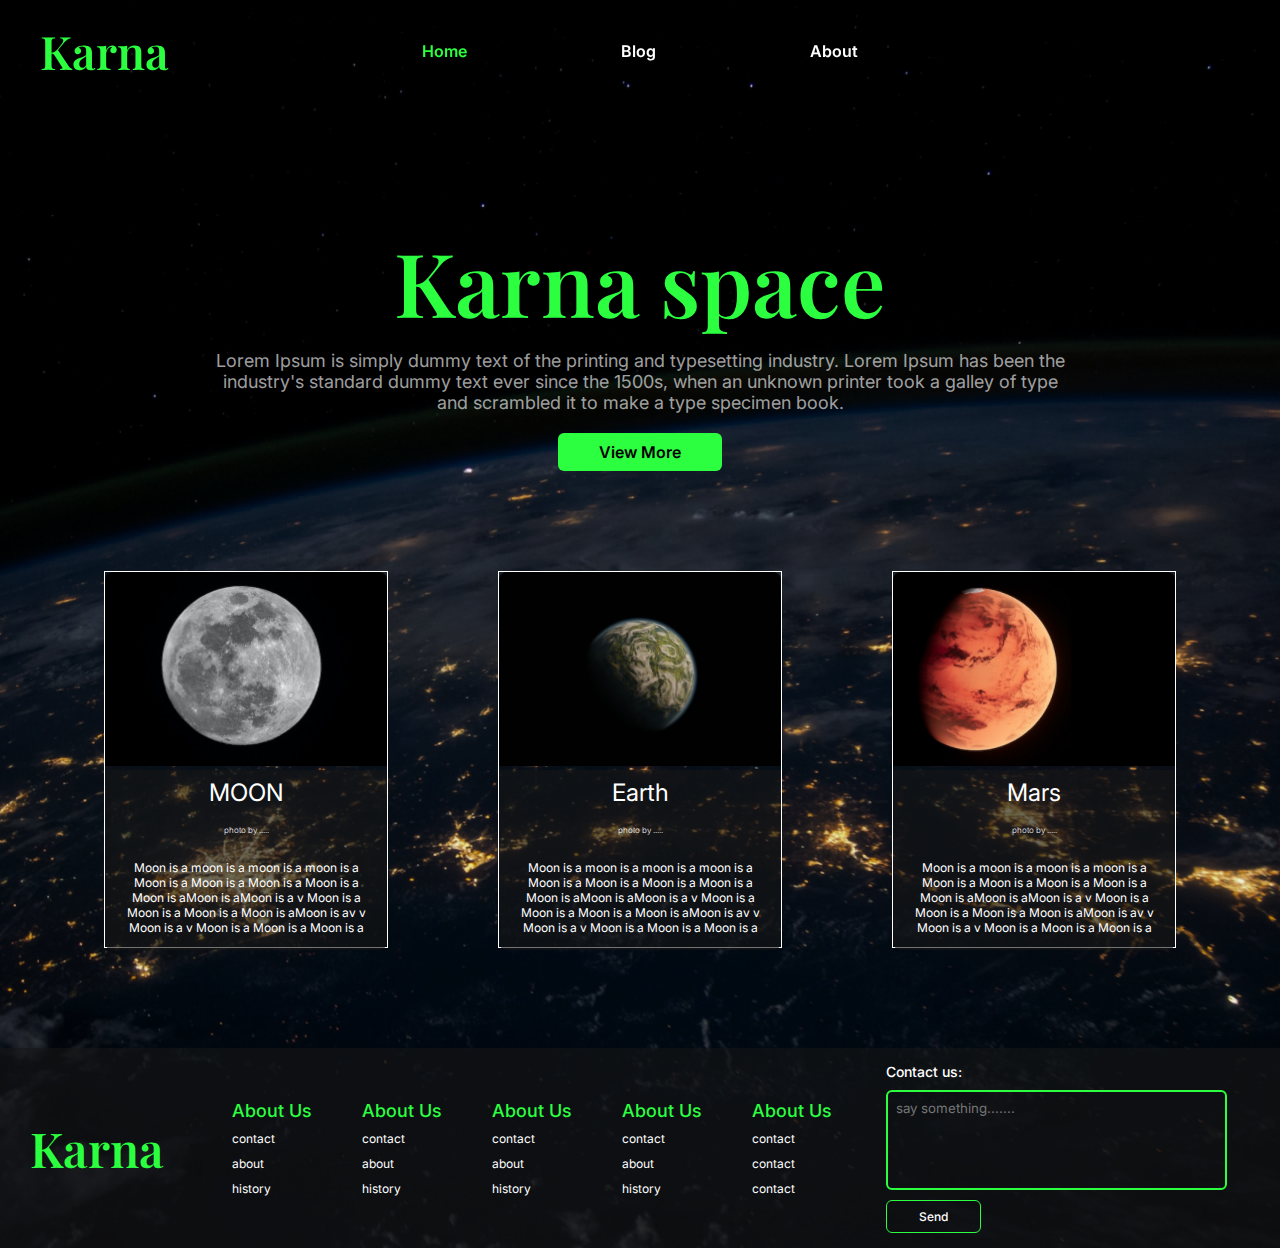
<file: index.html>
<!DOCTYPE html>
<html lang="en">
<head>
    <meta charset="UTF-8">
    <meta http-equiv="X-UA-Compatible" content="IE=edge">
    <meta name="viewport" content="width=device-width, initial-scale=1.0">

    <!-- my css -->
    <link rel="stylesheet" href="assets/css/style.css">
    <title>Karna Space</title>
</head>
<body>

    <div class="container">
        <header>
            <nav>
                <div class="logo">
                    <p>Karna</p>
                </div>

                <div class="nav-link">
                    <ul>
                        <li>
                            <a href="#" class="nav-active">Home</a>
                        </li>
                        <li>
                            <a href="./pages/blog.html">Blog</a>
                        </li>
                        <li>
                            <a href="#">About</a>
                        </li>
                    </ul>
                </div>
            </nav>
        </header>

        <main>
            <section class="content">
                <div class="text-content">
                    <p class="karna-space">Karna space</p>
                    <p class="description">Lorem Ipsum is simply dummy text of the printing and typesetting industry. Lorem Ipsum has been the industry's standard dummy text ever since the 1500s, when an unknown printer took a galley of type and scrambled it to make a type specimen book.</p>
                </div>
                
                <button>View More</button>
            </section>

            <section class="card">
                <div class="card-component">
                    <img src="assets/photos/moon.png" alt="">
                    <div class="card-body">
                        <p class="title">MOON</p>
                        <small>photo by .....</small>
                        <p>Moon is a moon is a moon is a moon is a Moon is a Moon is a Moon is a Moon is a Moon is aMoon is aMoon is a  v Moon is a Moon is a Moon is a Moon is aMoon is av v Moon is a v Moon is a Moon is a Moon is a</p>
                    </div>
                </div>
                <div class="card-component">
                    <img src="assets/photos/earth.png" alt="">
                    <div class="card-body">
                        <p class="title">Earth</p>
                        <small>photo by .....</small>
                        <p>Moon is a moon is a moon is a moon is a Moon is a Moon is a Moon is a Moon is a Moon is aMoon is aMoon is a  v Moon is a Moon is a Moon is a Moon is aMoon is av v Moon is a v Moon is a Moon is a Moon is a</p>
                    </div>
                </div>
                <div class="card-component">
                    <img src="assets/photos/mars.png" alt="">
                    <div class="card-body">
                        <p class="title">Mars</p>
                        <small>photo by .....</small>
                        <p>Moon is a moon is a moon is a moon is a Moon is a Moon is a Moon is a Moon is a Moon is aMoon is aMoon is a  v Moon is a Moon is a Moon is a Moon is aMoon is av v Moon is a v Moon is a Moon is a Moon is a</p>
                    </div>
                </div>
            </section>
        </main>
 
        <footer>
            <div class="badge">
                <p>Karna</p>
            </div>

            <div class="link-footer-wrapper">
                <div class="link-footer">
                    <p>About Us</p>
                    <div class="nav-footer">
                        <a href="#">contact</a>
                        <a href="#">about</a>
                        <a href="#">history</a>
                    </div>                  
                </div>

                <div class="link-footer">
                    <p>About Us</p>
                    <div class="nav-footer">
                        <a href="#">contact</a>
                        <a href="#">about</a>
                        <a href="#">history</a>
                    </div>                  
                </div>

                <div class="link-footer">
                    <p>About Us</p>
                    <div class="nav-footer">
                        <a href="#">contact</a>
                        <a href="#">about</a>
                        <a href="#">history</a>
                    </div>                  
                </div>

                <div class="link-footer">
                    <p>About Us</p>
                    <div class="nav-footer">
                        <a href="#">contact</a>
                        <a href="#">about</a>
                        <a href="#">history</a>
                    </div>                  
                </div>

                <div class="link-footer">
                    <p>About Us</p>
                    <div class="nav-footer">
                        <a href="#">contact</a>
                        <a href="#">contact</a>
                        <a href="#">contact</a>
                    </div>                  
                </div>
            </div>

            <div class="contact">
                <form action="">
                    <label for="textarea">Contact us:</label>
                    <textarea name="textarea" id="textarea" cols="40" rows="5" placeholder="say something......."></textarea>
                    <button>Send</button>
                </form>
            </div>
        </footer>
    </div>

</body>
</html>
</file>
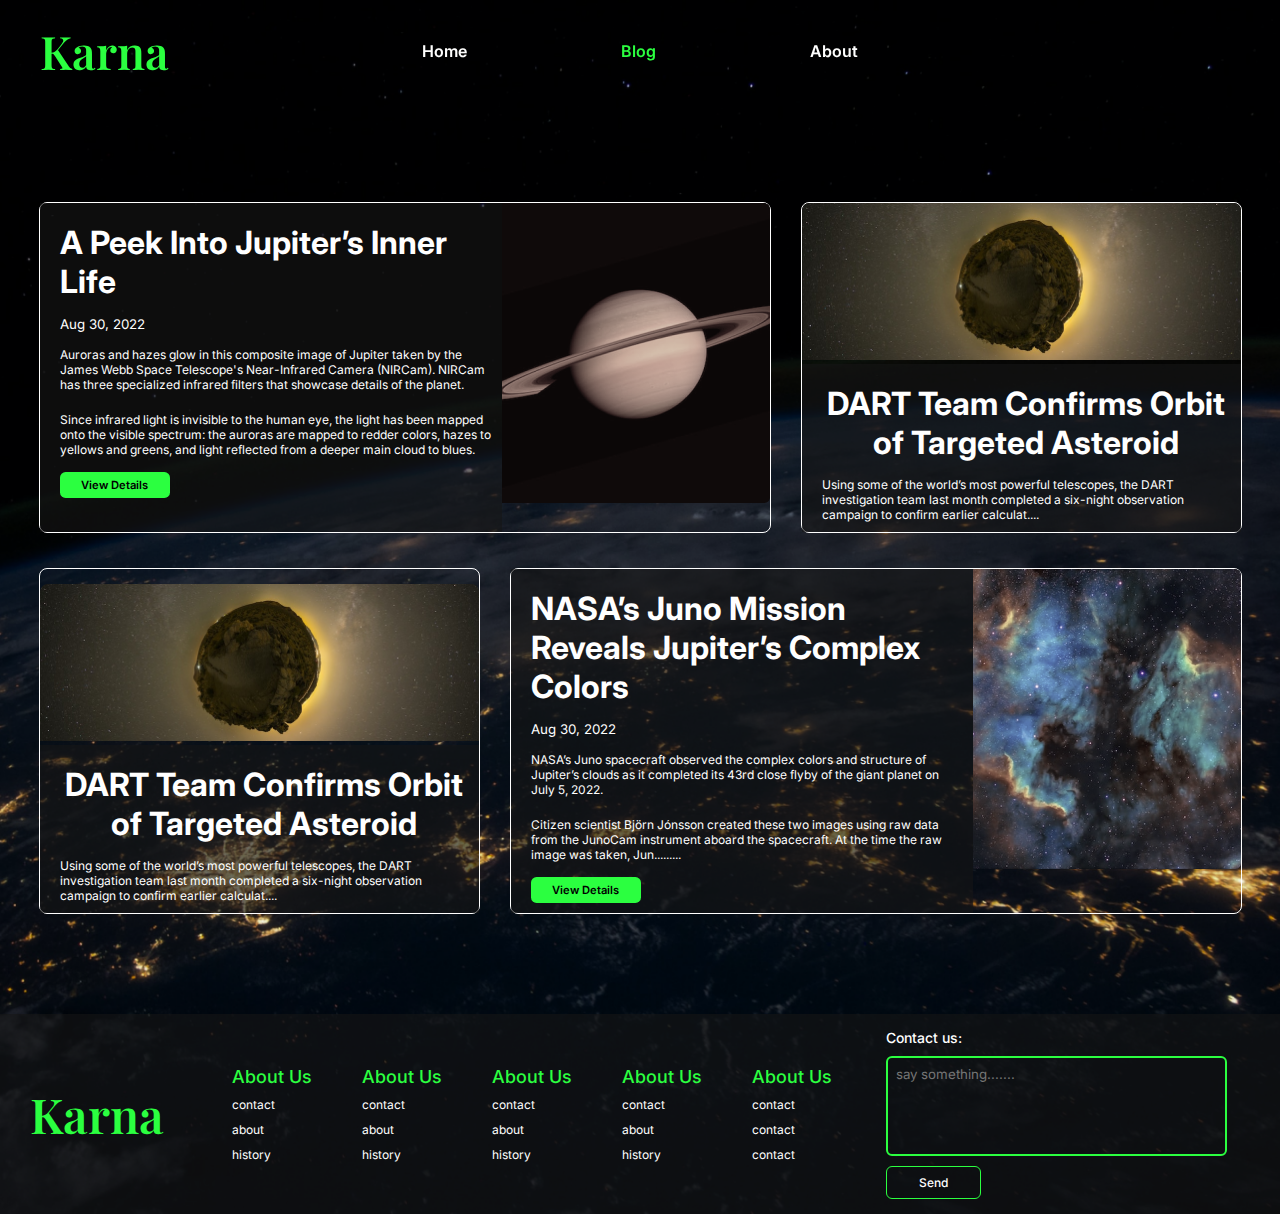
<file: pages/blog.html>
<!DOCTYPE html>
<html lang="en">
<head>
    <meta charset="UTF-8">
    <meta http-equiv="X-UA-Compatible" content="IE=edge">
    <meta name="viewport" content="width=device-width, initial-scale=1.0">

    <!-- my css -->
    <link rel="stylesheet" href="../assets/css/style.css">
    <title>Karna Space</title>
</head>
<body>

    <div class="container">
        <header>
            <nav>
                <div class="logo">
                    <p>Karna</p>
                </div>

                <div class="nav-link">
                    <ul>
                        <li>
                            <a href="../index.html">Home</a>
                        </li>
                        <li>
                            <a href="#" class="nav-active">Blog</a>
                        </li>
                        <li>
                            <a href="#">About</a>
                        </li>
                    </ul>
                </div>
            </nav>
        </header>

        <main>

            <section class="blog">
                <div class="blog-component">
                    <div class="body-blog">
                        <h1>A Peek Into Jupiter’s Inner Life</h1>
                        <small>Aug 30, 2022</small>
                        <div class="blog-paragraf">
                            <p>
                                Auroras and hazes glow in this composite image of Jupiter taken by the James Webb Space Telescope's Near-Infrared Camera (NIRCam). NIRCam has three specialized infrared filters that showcase details of the planet.
                            </p>

                            <p>
                                Since infrared light is invisible to the human eye, the light has been mapped onto the visible spectrum: the auroras are mapped to redder colors, hazes to yellows and greens, and light reflected from a deeper main cloud to blues.
                            </p>
                        </div>
                        <button>View Details</button>
                    </div>

                    <div class="img-blog">
                        <img src="../assets/photos/jupiter.png" alt="">
                    </div>
                </div>

                <div class="blog-component blog-two">
                    <div class="body-blog">
                        <h1>DART Team Confirms Orbit of Targeted Asteroid</h1>
                        <p>Using some of the world’s most powerful telescopes, the DART investigation team last month completed a six-night observation campaign to confirm earlier calculat....</p>
                    </div>

                    <div class="img-blog">
                        <img src="../assets/photos/asteroid.png" alt="">
                    </div>
                </div>

                <div class="blog-component blog-three">
                    <div class="body-blog">
                        <h1>DART Team Confirms Orbit of Targeted Asteroid</h1>
                        <p>Using some of the world’s most powerful telescopes, the DART investigation team last month completed a six-night observation campaign to confirm earlier calculat....</p>
                    </div>

                    <div class="img-blog">
                        <img src="../assets/photos/asteroid.png" alt="">
                    </div>
                </div>

                <div class="blog-component">
                    <div class="body-blog">
                        <h1>NASA’s Juno Mission Reveals Jupiter’s Complex Colors</h1>
                        <small>Aug 30, 2022</small>
                        <div class="blog-paragraf">
                            <p>
                                NASA’s Juno spacecraft observed the complex colors and structure of Jupiter’s clouds as it completed its 43rd close flyby of the giant planet on July 5, 2022.
                            </p>

                            <p>
                                Citizen scientist Björn Jónsson created these two images using raw data from the JunoCam instrument aboard the spacecraft. At the time the raw image was taken, Jun.........
                            </p>
                        </div>
                        <button>View Details</button>
                    </div>

                    <div class="img-blog">
                        <img src="../assets/photos/galaxy.png" alt="">
                    </div>
                </div>
            </section>

            <!-- <section class="article-wrapper">
                <div class="article">
                    <div class="article1">
                        <div class="text-article">
                            <h1>A Peek Into Jupiter’s Inner Life</h1>
                            <small>Aug 30, 2022</small>
                            <p>Auroras and hazes glow in this composite image of Jupiter taken by the James Webb Space Telescope's Near-Infrared Camera (NIRCam). NIRCam has three specialized infrared filters that showcase details of the planet.</p>
                            <p>Since infrared light is invisible to the human eye, the light has been mapped onto the visible spectrum: the auroras are mapped to redder colors, hazes to yellows and greens, and light reflected from a deeper main cloud to blues.</p>
                            <button>View details</button>
                        </div>
    
                        <img src="../assets/photos/jupiter.png" alt="">
                    </div>
    
                    <div class="article2">
                        <div class="text-article">
                            <h1>DART Team Confirms Orbit of Targeted Asteroid</h1>
                            <p>Using some of the world’s most powerful telescopes, the DART investigation team last month completed a six-night observation campaign to confirm earlier calculat....</p>
                        </div>
    
                        <img src="../assets/photos/asteroid.png" alt="">
                    </div>
    
                    <div class="article3">
                        <div class="text-article">
                            <h1>DART Team Confirms Orbit of Targeted Asteroid</h1>
                            <p>Using some of the world’s most powerful telescopes, the DART investigation team last month completed a six-night observation campaign to confirm earlier calculat....</p>
                        </div>
    
                        <img src="../assets/photos/asteroid.png" alt="">
                    </div>
    
                    <div class="article4">
                        <div class="text-article">
                            <h1>NASA’s Juno Mission Reveals Jupiter’s Complex Colors</h1>
                            <small>Aug 30, 2022</small>
                            <p>NASA’s Juno spacecraft observed the complex colors and structure of Jupiter’s clouds as it completed its 43rd close flyby of the giant planet on July 5, 2022.</p>
                            <p>Citizen scientist Björn Jónsson created these two images using raw data from the JunoCam instrument aboard the spacecraft. At the time the raw image was taken, Jun.........</p>
                            <button>View details</button>
                        </div>
    
                        <img src="../assets/photos/galaxy.png" alt="">
                    </div>
                </div>
                
            </section> -->

        </main>

        <footer>
            <div class="badge">
                <p>Karna</p>
            </div>

            <div class="link-footer-wrapper">
                <div class="link-footer">
                    <p>About Us</p>
                    <div class="nav-footer">
                        <a href="#">contact</a>
                        <a href="#">about</a>
                        <a href="#">history</a>
                    </div>                  
                </div>

                <div class="link-footer">
                    <p>About Us</p>
                    <div class="nav-footer">
                        <a href="#">contact</a>
                        <a href="#">about</a>
                        <a href="#">history</a>
                    </div>                  
                </div>

                <div class="link-footer">
                    <p>About Us</p>
                    <div class="nav-footer">
                        <a href="#">contact</a>
                        <a href="#">about</a>
                        <a href="#">history</a>
                    </div>                  
                </div>

                <div class="link-footer">
                    <p>About Us</p>
                    <div class="nav-footer">
                        <a href="#">contact</a>
                        <a href="#">about</a>
                        <a href="#">history</a>
                    </div>                  
                </div>

                <div class="link-footer">
                    <p>About Us</p>
                    <div class="nav-footer">
                        <a href="#">contact</a>
                        <a href="#">contact</a>
                        <a href="#">contact</a>
                    </div>                  
                </div>
            </div>

            <div class="contact">
                <form action="">
                    <label for="textarea">Contact us:</label>
                    <textarea name="textarea" id="textarea" cols="40" rows="5" placeholder="say something......."></textarea>
                    <button>Send</button>
                </form>
            </div>
        </footer>
    </div>
    
</body>
</html>
</file>
<file: assets/css/style.css>
@import url('https://fonts.googleapis.com/css2?family=Inter:wght@300;400;500;600&display=swap');
@import url('https://fonts.googleapis.com/css2?family=Playfair+Display:wght@600&display=swap');

:root{
    --neon: rgba(43, 255, 64, 1);
}

*{
    margin: 0;
    padding: 0;
    box-sizing: border-box;
    font-family: 'Inter', sans-serif;
    /* border: 1px solid red; */
}

.container{
    display: flex;
    flex-direction: column;
    gap: 100px;
    background-image: url(../photos/bg.png);
    background-size: cover;
}

header{
    position: sticky;
    top: 0;
}
nav{
    display: flex;
    margin: 20px;
    align-items: center;
}

nav .logo{
    flex-grow: 1;
    padding-left: 20px;
}

nav .logo p{
    color: var(--neon);
    font-family: 'Playfair Display', serif !important;
    font-size: clamp(1rem, 3.6vw, 4rem);
    font-weight: 600;
}

nav .nav-link{
    width: 80%;
}

nav .nav-link ul{
    display: flex;
    justify-content: space-evenly;
    align-items: center;
    width: 75%;
}

nav .nav-link ul li{
    list-style-type: none;
}

nav .nav-link ul li a{
    color: white;
    font-size: clamp(0.8rem, 1.6vw, 1rem);
    font-weight: 600;
    text-decoration: none;
    /* cursor: pointer; */
}

nav .nav-link ul li a:hover{
    color: var(--neon);
}

nav .nav-link ul li .nav-active{
    color: var(--neon);
}

/* content */

main{
    display: flex;
    flex-direction: column;
    gap: 100px;
}

main .content{
    display: flex;
    flex-direction: column;
    text-align: center;
    justify-content: center;
    align-items: center;
}

main .content .text-content{
    display: flex;
    flex-direction: column;
    gap: 10px;
    width: 70%;
    padding: 20px;
}

main .content .karna-space{
    color: var(--neon);
    font-family: 'Playfair Display', serif !important;
    /* font-size: 6vw; */
    font-size: clamp(2rem, 6.9vw, 9rem);
    font-weight: 600;
}

main .content .description{
    color: rgba(229, 229, 229, 0.7);
    font-size: 18px;
}

main .content button{
    padding: 8px 40px;
    border-radius: 6px;
    background-color: var(--neon);
    font-weight: 600;
    font-size: 16px;
    border: 1px solid transparent;
}

main .content button:hover{
    background-color: transparent;
    border: 1px solid var(--neon);
    color: var(--neon);
}

/* card */

main .card{
    padding-left: auto;
    padding-right: auto;
    display: flex;
    flex-wrap: wrap;
    justify-content: center;
    gap: 110px;
    row-gap: 30px;
}

main .card .card-component{
    width: 284px;
    height: 377px;
    border: 1px solid white;
}

main .card .card-component img{
    width: 100%;
}

.card-body{
    display: flex;
    flex-direction: column;
    text-align: center;
    gap: 15px;
    padding: 5px;
    background-color: rgba(21, 21, 21, 0.6);
    border-radius: 0px 0px 8px 8px;
}

.card-body .title{
    color: white;
    font-size: 24px;
}

.card-body small{
    color: white;
    font-size: 8px;
    font-weight: 300;
}

.card-body p{
    color: white;
    font-weight: 400;
    font-size: 12px;
    line-height: 15px;
    padding: 10px;
}


/* article */

main .blog{
    height: max-content;
    display: flex;
    flex-wrap: wrap;
    justify-content: center;
    gap: 30px;
    row-gap: 35px;
}

main .blog .blog-component{
    border: 1px solid white;
    border-radius: 8px;
    display: flex;
    /* height: max-content; */
}

main .blog .blog-component:nth-child(1), main .blog .blog-component:nth-child(4){
    max-width: 732px;
}

main .blog .blog-component:nth-child(2), main .blog .blog-component:nth-child(3){
    flex-direction: column-reverse;
    max-width: 441px;
}

main .blog .blog-component .body-blog{
    display: flex;
    flex-direction: column;
    gap: 15px; /* penting */
    padding: 20px 10px 10px 20px;
    color: white;
    background-color: rgba(21, 21, 21, 0.6);
}

main .blog .blog-component .body-blog p{
    font-size: 12px;
}

main .blog .blog-component .img-blog{
    /* border: 1px solid yellow; */
    height: max-content;
}

.blog-two .body-blog h1, .blog-three .body-blog h1{
    text-align: center;
}
.blog-two .img-blog img, .blog-three .img-blog img{
    width: 100%;
}

main .blog .blog-component .body-blog .blog-paragraf{
    display: flex;
    flex-direction: column;
    gap: 20px;
    font-size: 12px;
}

main .blog .blog-component .body-blog button{
    background-color: var(--neon);
    max-width: 110px;
    border-radius: 5.59px;
    padding: 5px;
    font-size: 11.19px;
    font-weight: 600;
    border: 1px solid transparent;
}

main .blog .blog-component .body-blog button:hover{
    border: 1px solid var(--neon);
    background-color: transparent;
    color: var(--neon);
}

@media only screen and (max-width: 600px) {
    .blog-component{
        display: flex;
        flex-direction: column-reverse;
    }

    .img-blog img{
        width: 100%;
    }
}






/* main .article-wrapper{
    display: flex;
    justify-content: center;
    align-items: center;
}

main .article-wrapper .article{
    display: flex;
    flex-wrap: wrap;
    gap: 20px;
    justify-content: center;
    width: 95%;
}

main .article-wrapper .article .article1{
    border: 1px solid white;
    border-radius: 8px;
    display: flex;
    width: 60%;
}
main .article-wrapper .article .article2{
    border: 1px solid white;
    border-radius: 8px;
    display: flex;
    flex-direction: column-reverse;
    width: 35%;
}
main .article-wrapper .article .article3{
    border: 1px solid white;
    border-radius: 8px;
    display: flex;
    flex-direction: column-reverse;
    width: 35%;
}
main .article-wrapper .article .article4{
    border: 1px solid white;
    border-radius: 8px;
    display: flex;
    width: 60%;
}

main .article .text-article{
    display: flex;
    flex-direction: column;
    gap: 20px;
    padding: 20px;
    color: white;
    background-color: rgba(21, 21, 21, 0.6);
}

main .article .text-article p{
    font: 12px;
}

main .article .text-article button{
    background-color: var(--neon);
    border: 1px solid transparent;
    border-radius: 6px;
    max-width: 120px;
    padding: 5px;
    font-weight: 600;
}

main .article .text-article button:hover{
    background-color: transparent;
    border: 1px solid var(--neon);
    color: var(--neon);
} */

/* footer */

footer{
    display: flex;
    justify-content: space-around;
    background-color: rgba(21, 21, 21, 0.6);
    flex-wrap: wrap;
}

/* footer bagde */
footer .badge{
    display: flex;
    align-items: center;
    justify-content: center;
    padding: 30px;
}

footer .badge p{
    font-family: 'Playfair Display', serif !important;
    color: var(--neon);
    font-weight: 600;
    font-size: 48px;
}


/* footer link */
footer .link-footer-wrapper{
    display: flex;
    gap: 50px;
    align-items: center;
    flex-grow: 2;
    justify-content: center;
    flex-wrap: wrap;
}

footer .link-footer-wrapper .link-footer{
    display: flex;
    flex-direction: column;
    gap: 10px;
}

footer .link-footer-wrapper .link-footer p{
    font-weight: 500;
    font-size: 18px;
    color: var(--neon);
}

footer .link-footer-wrapper .link-footer .nav-footer{
    display: flex;
    flex-direction: column;
    gap: 10px;
}

footer .link-footer-wrapper .link-footer .nav-footer a{
    color: white;
    text-decoration: none;
    font-weight: 400;
    font-size: 12px;
}

footer .contact{
    flex-grow: 1;
    padding: 15px;
}

footer .contact form{
    display: flex;
    flex-direction: column;
    gap: 10px;
}

footer .contact form label{
    font-weight: 500;
    font-size: 14px;
    color: white;
}

footer .contact form textarea{
    border: 2px solid var(--neon);
    border-radius: 6px;
    background-color: transparent;
    padding: 8px;
    resize: none;
    max-width: 341px;
}

footer .contact form textarea:focus{
    border: 2px solid white;
    color: white;
}

footer .contact form button{
    color: white;
    border: 1px solid var(--neon);
    border-radius: 6px;
    background-color: transparent;
    max-width: 95px;
    padding: 8px;
    font-weight: 500;
    font-size: 12px;
}

footer .contact form button:hover{
    color: black;
    background-color: var(--neon);
}
</file>
